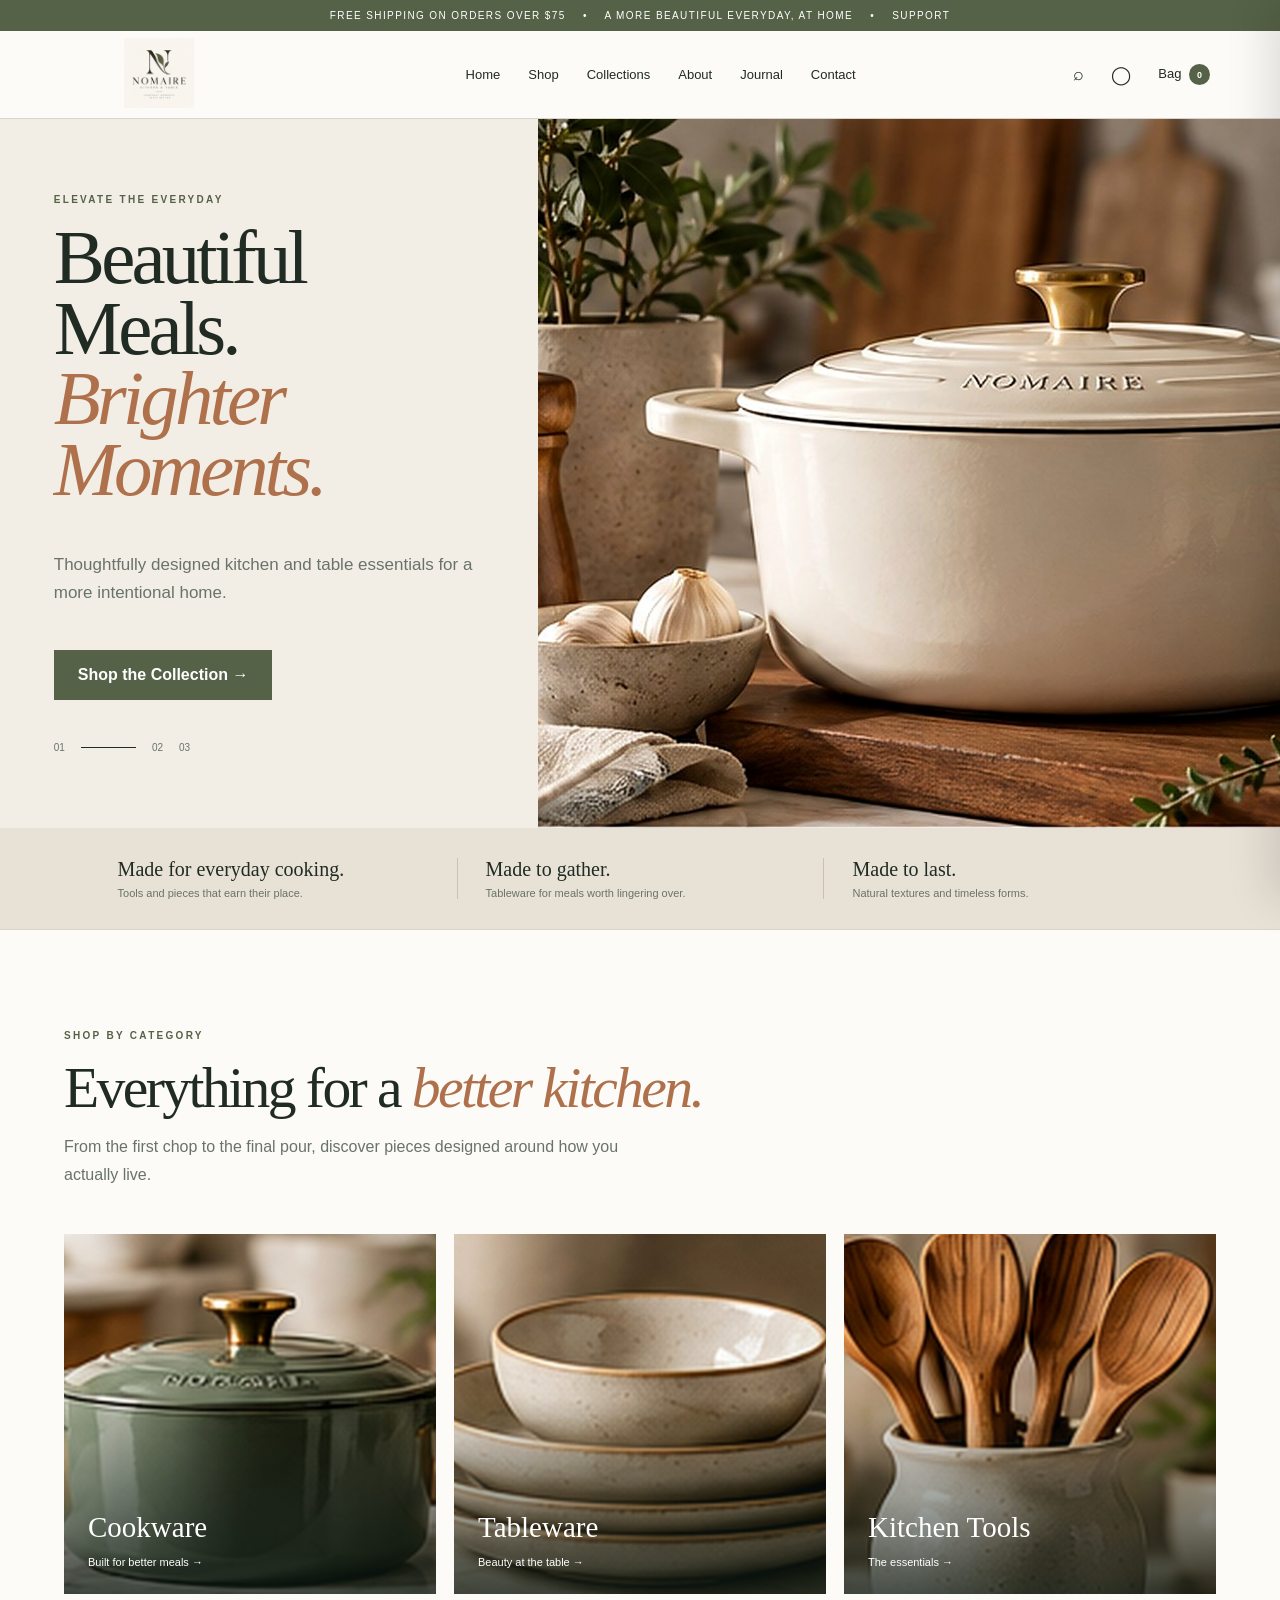
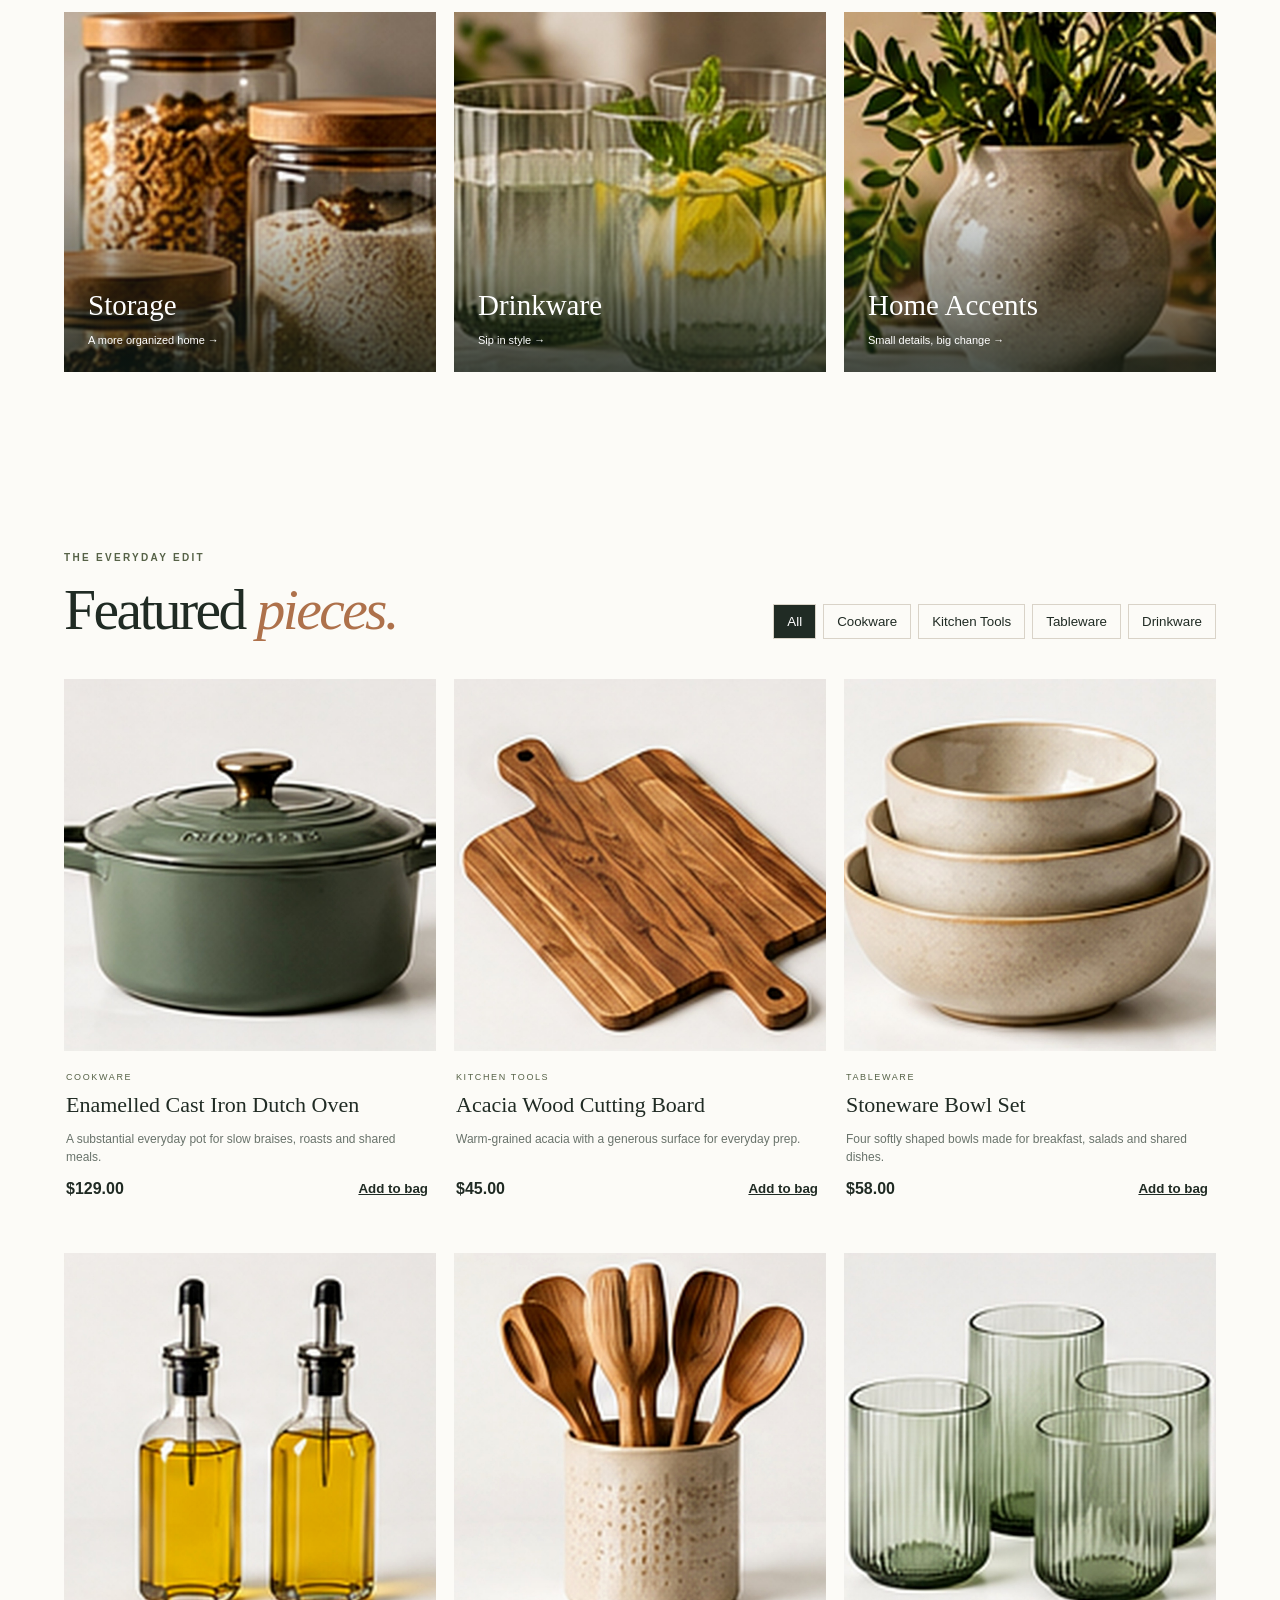
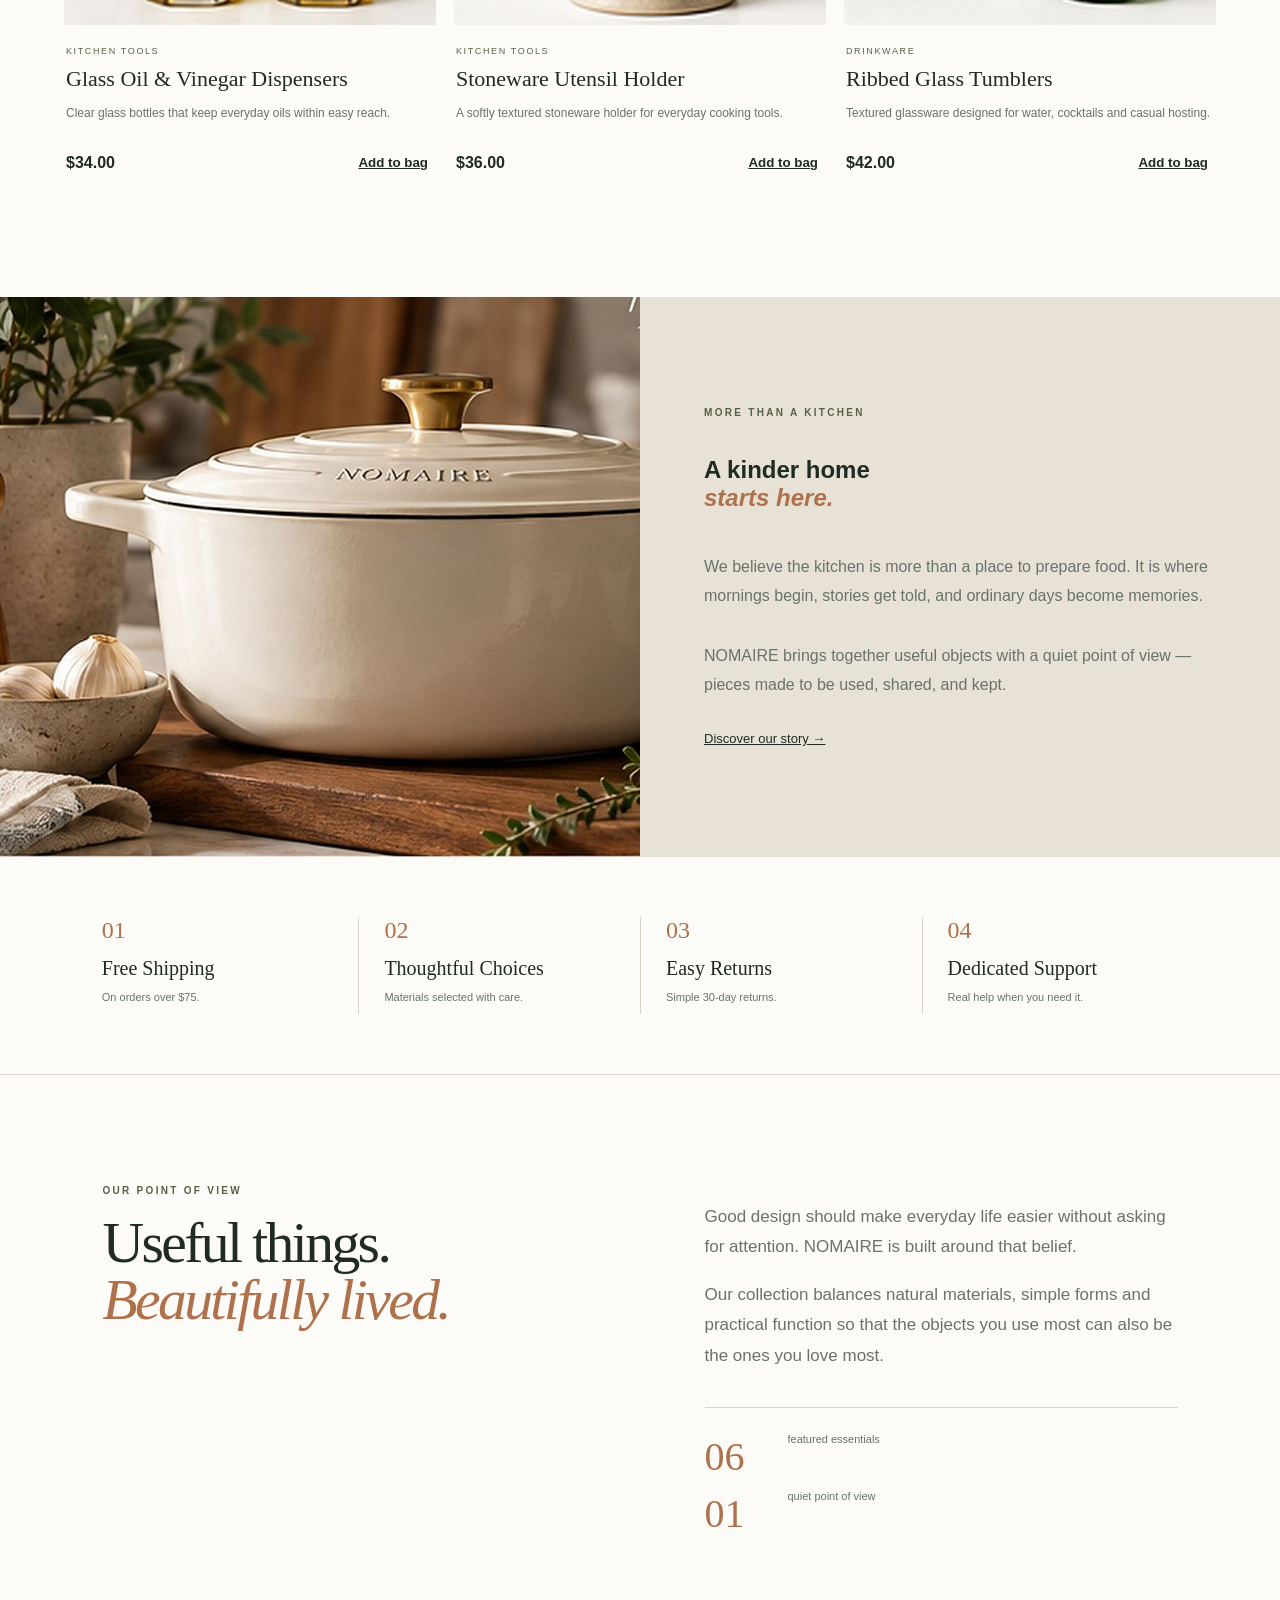
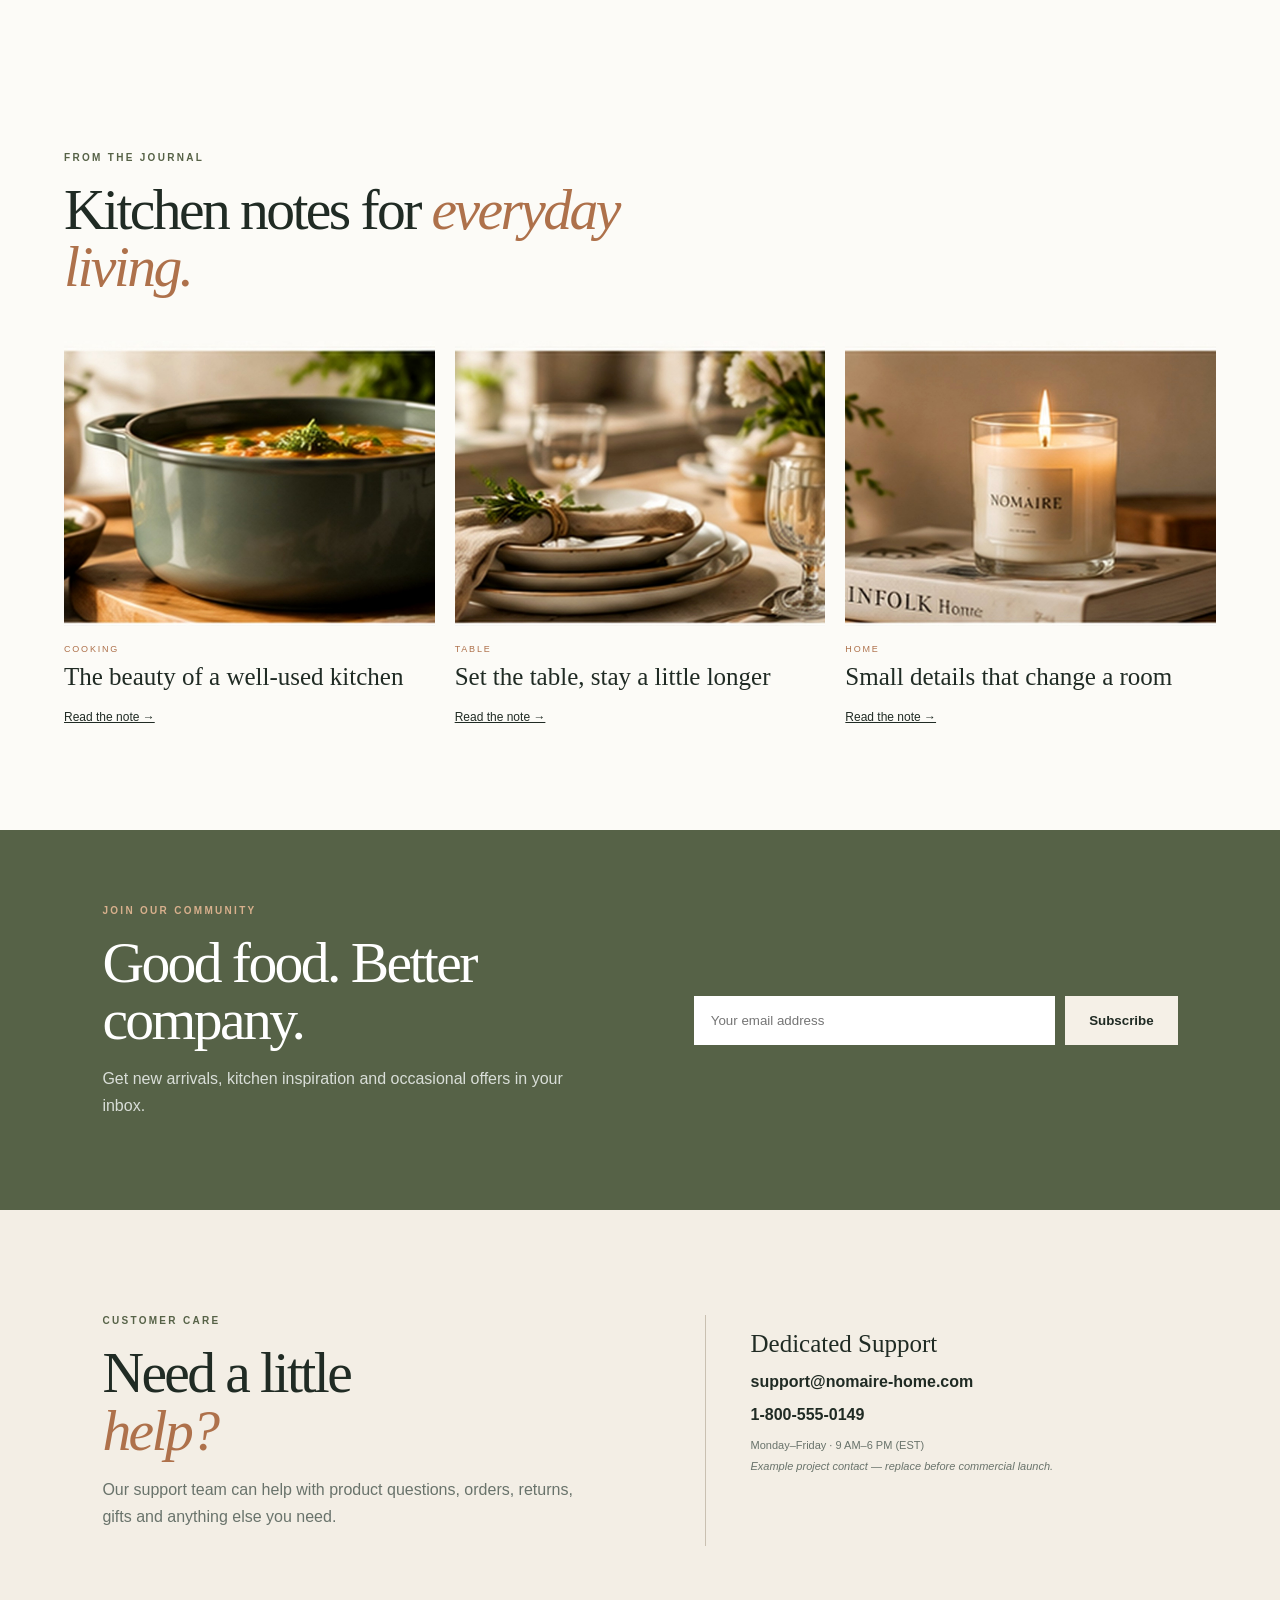
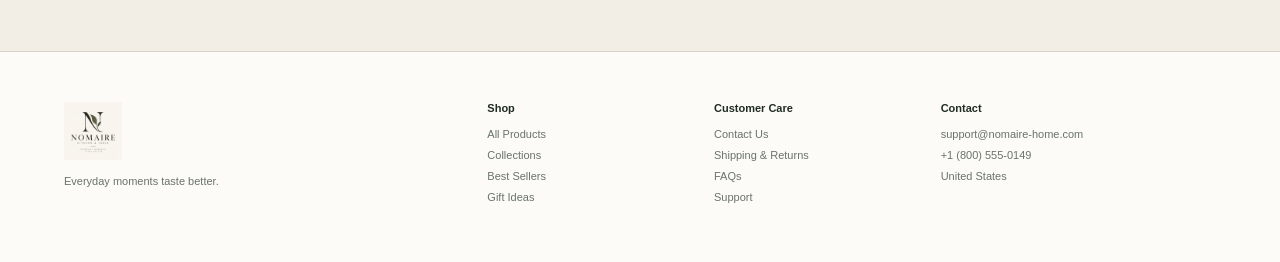
<file: index.html>
<!doctype html>
<html lang="en">
<head>
<meta charset="utf-8"><meta name="viewport" content="width=device-width,initial-scale=1">
<meta name="description" content="NOMAIRE Kitchen & Table — elevated kitchen and table essentials for beautiful everyday living.">
<title>NOMAIRE — Kitchen & Table</title>
<link rel="icon" href="assets/brand/logo.jpg"><link rel="stylesheet" href="styles.css">
</head>
<body>
<div class="topbar">FREE SHIPPING ON ORDERS OVER $75 <span>•</span> A MORE BEAUTIFUL EVERYDAY, AT HOME <span>•</span> <a href="#support">SUPPORT</a></div>
<header class="header">
<a href="#home" class="brand"><img src="assets/brand/logo.jpg" alt="NOMAIRE Kitchen & Table"></a>
<nav><a href="#home">Home</a><a href="#shop">Shop</a><a href="#collections">Collections</a><a href="#about">About</a><a href="#journal">Journal</a><a href="#support">Contact</a></nav>
<div class="header-actions"><button aria-label="Search">⌕</button><button aria-label="Account">◯</button><button id="bagOpen" class="cart">Bag <b id="bagCount">0</b></button></div>
</header>

<main id="home">
<section class="hero">
<div class="hero-copy"><p class="eyebrow">ELEVATE THE EVERYDAY</p><h1>Beautiful Meals.<br><em>Brighter Moments.</em></h1><p>Thoughtfully designed kitchen and table essentials for a more intentional home.</p><a class="button" href="#shop">Shop the Collection →</a><div class="hero-points"><span>01</span><i></i><span>02</span><span>03</span></div></div>
<div class="hero-image"><img src="assets/brand/hero.jpg" alt="NOMAIRE kitchen collection styled on a bright countertop"></div>
</section>

<section class="intro-strip"><div><strong>Made for everyday cooking.</strong><span>Tools and pieces that earn their place.</span></div><div><strong>Made to gather.</strong><span>Tableware for meals worth lingering over.</span></div><div><strong>Made to last.</strong><span>Natural textures and timeless forms.</span></div></section>

<section class="section" id="collections"><div class="section-title"><p class="eyebrow">SHOP BY CATEGORY</p><h2>Everything for a <em>better kitchen.</em></h2><p>From the first chop to the final pour, discover pieces designed around how you actually live.</p></div>
<div class="category-grid">
<a class="category" href="#shop"><img src="assets/collections/cookware.jpg" alt="Cookware"><div><h3>Cookware</h3><span>Built for better meals →</span></div></a>
<a class="category" href="#shop"><img src="assets/collections/tableware.jpg" alt="Tableware"><div><h3>Tableware</h3><span>Beauty at the table →</span></div></a>
<a class="category" href="#shop"><img src="assets/collections/kitchen-tools.jpg" alt="Kitchen Tools"><div><h3>Kitchen Tools</h3><span>The essentials →</span></div></a>
<a class="category" href="#shop"><img src="assets/collections/storage.jpg" alt="Storage"><div><h3>Storage</h3><span>A more organized home →</span></div></a>
<a class="category" href="#shop"><img src="assets/collections/drinkware.jpg" alt="Drinkware"><div><h3>Drinkware</h3><span>Sip in style →</span></div></a>
<a class="category" href="#shop"><img src="assets/collections/home-accents.jpg" alt="Home Accents"><div><h3>Home Accents</h3><span>Small details, big change →</span></div></a>
</div></section>

<section class="featured" id="shop"><div class="section-head"><div><p class="eyebrow">THE EVERYDAY EDIT</p><h2>Featured <em>pieces.</em></h2></div><div id="filters" class="filters"></div></div><div id="products" class="products"></div></section>

<section class="story-band"><div class="story-image"><img src="assets/brand/story.jpg" alt="Warm NOMAIRE kitchen interior with cookware"></div><div class="story-copy"><p class="eyebrow">MORE THAN A KITCHEN</p><h2>A kinder home<br><em>starts here.</em></h2><p>We believe the kitchen is more than a place to prepare food. It is where mornings begin, stories get told, and ordinary days become memories.</p><p>NOMAIRE brings together useful objects with a quiet point of view — pieces made to be used, shared, and kept.</p><a class="under" href="#about">Discover our story →</a></div></section>

<section class="benefits"><div><b>01</b><h3>Free Shipping</h3><p>On orders over $75.</p></div><div><b>02</b><h3>Thoughtful Choices</h3><p>Materials selected with care.</p></div><div><b>03</b><h3>Easy Returns</h3><p>Simple 30-day returns.</p></div><div><b>04</b><h3>Dedicated Support</h3><p>Real help when you need it.</p></div></section>

<section class="about" id="about"><div><p class="eyebrow">OUR POINT OF VIEW</p><h2>Useful things.<br><em>Beautifully lived.</em></h2></div><div><p>Good design should make everyday life easier without asking for attention. NOMAIRE is built around that belief.</p><p>Our collection balances natural materials, simple forms and practical function so that the objects you use most can also be the ones you love most.</p><div class="stats"><strong>06</strong><span>featured essentials</span><strong>01</strong><span>quiet point of view</span></div></div></section>

<section class="journal" id="journal"><div class="section-title"><p class="eyebrow">FROM THE JOURNAL</p><h2>Kitchen notes for <em>everyday living.</em></h2></div><div class="journal-grid"><article><div class="j j1"><img src="assets/products/journal-cooking.jpg" alt="A warm kitchen and a well-used pot"></div><p>COOKING</p><h3>The beauty of a well-used kitchen</h3><a href="#support">Read the note →</a></article><article><div class="j j2"><img src="assets/products/journal-table.jpg" alt="A beautifully set dining table"></div><p>TABLE</p><h3>Set the table, stay a little longer</h3><a href="#support">Read the note →</a></article><article><div class="j j3"><img src="assets/products/journal-home.jpg" alt="A calm home accent and candle"></div><p>HOME</p><h3>Small details that change a room</h3><a href="#support">Read the note →</a></article></div></section>

<section class="newsletter"><div><p class="eyebrow">JOIN OUR COMMUNITY</p><h2>Good food. Better company.</h2><p>Get new arrivals, kitchen inspiration and occasional offers in your inbox.</p></div><form onsubmit="event.preventDefault();alert('Thank you for joining NOMAIRE.');"><input type="email" placeholder="Your email address" required><button class="button">Subscribe</button></form></section>

<section class="support" id="support"><div><p class="eyebrow">CUSTOMER CARE</p><h2>Need a little<br><em>help?</em></h2><p>Our support team can help with product questions, orders, returns, gifts and anything else you need.</p></div><div class="support-card"><strong>Dedicated Support</strong><a href="mailto:support@nomaire-home.com">support@nomaire-home.com</a><a href="tel:+18005550149">1-800-555-0149</a><span>Monday–Friday · 9 AM–6 PM (EST)</span><small>Example project contact — replace before commercial launch.</small></div></section>
</main>

<footer><div><img src="assets/brand/logo.jpg" alt="NOMAIRE"><p>Everyday moments taste better.</p></div><div><strong>Shop</strong><a href="#shop">All Products</a><a href="#collections">Collections</a><a href="#shop">Best Sellers</a><a href="#shop">Gift Ideas</a></div><div><strong>Customer Care</strong><a href="#support">Contact Us</a><a href="#support">Shipping & Returns</a><a href="#support">FAQs</a><a href="#support">Support</a></div><div><strong>Contact</strong><a href="mailto:support@nomaire-home.com">support@nomaire-home.com</a><a href="tel:+18005550149">+1 (800) 555-0149</a><span>United States</span></div></footer>

<aside class="bag" id="bag"><div class="bag-head"><h2>Your bag</h2><button id="bagClose">×</button></div><div id="bagItems"></div><div class="bag-total"><span>Total</span><b id="bagTotal">$0.00</b></div><button class="button full" id="checkout">Checkout demo</button></aside><div class="shade" id="shade"></div>
<script src="products.json"></script><script src="app.js"></script>
</body></html>
</file>
<file: styles.css>
:root{--ink:#202b24;--olive:#566247;--cream:#f3eee5;--paper:#fcfbf7;--rust:#ae714b;--line:#d9d3c8;--muted:#69736b}*{box-sizing:border-box}html{scroll-behavior:smooth}body{margin:0;background:var(--paper);color:var(--ink);font-family:Arial,Helvetica,sans-serif}.topbar{background:var(--olive);color:#fff;text-align:center;padding:10px;font-size:10px;letter-spacing:.14em}.topbar span{margin:0 13px}.topbar a{color:#fff;text-decoration:none}.header{height:88px;padding:0 5%;display:flex;align-items:center;justify-content:space-between;border-bottom:1px solid var(--line);background:rgba(252,251,247,.97);position:sticky;top:0;z-index:20;backdrop-filter:blur(10px)}.brand img{width:190px;height:70px;object-fit:contain}.header nav{display:flex;gap:28px}.header nav a{color:var(--ink);text-decoration:none;font-size:13px}.header-actions{display:flex;gap:15px;align-items:center}.header-actions button{border:0;background:none;color:var(--ink);cursor:pointer;font-size:18px}.header-actions .cart{font-size:13px}.cart b{display:inline-grid;place-items:center;background:var(--olive);color:white;width:21px;height:21px;border-radius:50%;font-size:9px;margin-left:4px}.hero{min-height:650px;display:grid;grid-template-columns:42% 58%;background:var(--cream)}.hero-copy{padding:75px 10%;display:flex;flex-direction:column;justify-content:center}.eyebrow{font-size:10px;letter-spacing:.23em;color:var(--olive);font-weight:bold;margin:0 0 18px}.hero h1{font:clamp(55px,6vw,87px)/.92 Georgia,serif;letter-spacing:-.05em;margin:0 0 28px}.hero h1 em,h2 em{color:var(--rust);font-style:italic}.hero-copy>p:not(.eyebrow){font-size:17px;line-height:1.7;color:var(--muted);max-width:520px}.button{display:inline-block;background:var(--olive);color:#fff;text-decoration:none;border:0;padding:16px 24px;font-weight:bold;cursor:pointer;width:max-content;margin-top:25px}.hero-points{display:flex;gap:16px;align-items:center;margin-top:42px;font-size:10px;color:var(--muted)}.hero-points i{display:block;width:55px;height:1px;background:var(--ink)}.hero-image{overflow:hidden;min-height:650px}.hero-image img{width:100%;height:100%;object-fit:cover;display:block}.intro-strip{display:grid;grid-template-columns:repeat(3,1fr);background:#e8e1d6;padding:30px 7%;border-bottom:1px solid var(--line)}.intro-strip div{padding:0 28px;border-left:1px solid #c9c1b4}.intro-strip div:first-child{border-left:0}.intro-strip strong{display:block;font:20px Georgia,serif}.intro-strip span{display:block;font-size:11px;color:var(--muted);margin-top:6px}.section{padding:100px 5% 110px}.section-title{max-width:650px;margin-bottom:45px}.section-title h2,.featured h2,.about h2,.journal h2,.newsletter h2,.support h2{font:clamp(40px,4.5vw,64px)/1 Georgia,serif;letter-spacing:-.045em;margin:0}.section-title>p:last-child{font-size:16px;line-height:1.75;color:var(--muted);max-width:590px}.category-grid{display:grid;grid-template-columns:repeat(3,1fr);gap:18px}.category{position:relative;height:360px;overflow:hidden;color:white;text-decoration:none;background:#ddd}.category img{width:100%;height:100%;object-fit:cover;display:block;transition:transform .5s}.category:hover img{transform:scale(1.04)}.category:after{content:"";position:absolute;inset:0;background:linear-gradient(0deg,rgba(15,27,21,.75),transparent 55%)}.category div{position:absolute;z-index:2;left:24px;bottom:24px}.category h3{font:29px Georgia,serif;margin:0 0 8px}.category span{font-size:11px}.featured{padding:70px 5% 110px}.section-head{display:flex;justify-content:space-between;align-items:end;margin-bottom:40px}.filters{display:flex;gap:7px;flex-wrap:wrap;justify-content:flex-end}.filter{background:transparent;border:1px solid var(--line);padding:9px 13px;cursor:pointer;color:var(--ink)}.filter.active{background:var(--ink);color:white}.products{display:grid;grid-template-columns:repeat(3,1fr);gap:40px 18px}.product-img{aspect-ratio:1;background:var(--cream);overflow:hidden}.product-img img{width:100%;height:100%;object-fit:cover;display:block}.product-info{padding:15px 2px}.product-info .cat{font-size:9px;letter-spacing:.18em;text-transform:uppercase;color:var(--olive)}.product-info h3{font:22px Georgia,serif;margin:8px 0}.product-info p{font-size:12px;line-height:1.55;color:var(--muted);min-height:38px}.price-row{display:flex;justify-content:space-between;align-items:center}.add{background:none;border:0;text-decoration:underline;cursor:pointer;color:var(--ink);font-weight:bold}.story-band{display:grid;grid-template-columns:1fr 1fr;background:#e8e1d6}.story-image{min-height:560px;overflow:hidden}.story-image img{width:100%;height:100%;object-fit:cover}.story-copy{padding:80px 10%;display:flex;flex-direction:column;justify-content:center}.story-copy h2{margin-bottom:25px}.story-copy p:not(.eyebrow){color:var(--muted);line-height:1.8;max-width:540px}.under{color:var(--ink);font-size:13px;margin-top:15px}.benefits{display:grid;grid-template-columns:repeat(4,1fr);padding:60px 6%;border-bottom:1px solid var(--line)}.benefits div{padding:0 25px;border-left:1px solid var(--line)}.benefits div:first-child{border-left:0}.benefits b{color:var(--rust);font:24px Georgia,serif}.benefits h3{font:20px Georgia,serif;margin:13px 0 6px}.benefits p{font-size:11px;color:var(--muted)}.about{padding:110px 8%;display:grid;grid-template-columns:1fr 1fr;gap:12%;background:var(--paper)}.about>div:last-child>p{font-size:17px;line-height:1.8;color:var(--muted)}.stats{display:grid;grid-template-columns:65px 1fr;gap:10px 18px;margin-top:35px;border-top:1px solid var(--line);padding-top:25px}.stats strong{font:40px Georgia,serif;color:var(--rust)}.stats span{font-size:11px;color:var(--muted)}.journal{padding:105px 5%}.journal-grid{display:grid;grid-template-columns:repeat(3,1fr);gap:20px}.j{aspect-ratio:1.3;margin-bottom:18px;overflow:hidden;background:var(--cream)}.j img{width:100%;height:100%;display:block;object-fit:cover}.journal article>p{font-size:9px;letter-spacing:.2em;color:var(--rust)}.journal h3{font:25px Georgia,serif;margin:8px 0 16px}.journal a{color:var(--ink);font-size:12px}.newsletter{background:var(--olive);color:#fff;padding:75px 8%;display:grid;grid-template-columns:1fr 1fr;gap:10%;align-items:center}.newsletter .eyebrow{color:#d8b08d}.newsletter h2{margin-bottom:15px}.newsletter p:not(.eyebrow){color:#d9ded8;line-height:1.7}.newsletter form{display:flex;gap:10px}.newsletter input{flex:1;padding:16px;border:1px solid rgba(255,255,255,.4);background:#fff;color:var(--ink);min-width:0}.newsletter .button{margin:0;background:#f5f0e7;color:var(--ink)}.support{padding:105px 8%;display:grid;grid-template-columns:1fr 1fr;gap:12%;background:var(--cream)}.support>div:first-child>p:last-child{color:var(--muted);line-height:1.7;max-width:520px}.support-card{border-left:1px solid #c9c0b1;padding:15px 0 15px 45px}.support-card strong{font:25px Georgia,serif}.support-card a{display:block;color:var(--ink);text-decoration:none;font-weight:bold;margin:15px 0}.support-card span,.support-card small{display:block;color:var(--muted);font-size:11px;margin-top:9px}.support-card small{font-style:italic}footer{padding:50px 5%;display:grid;grid-template-columns:2fr 1fr 1fr 1.4fr;gap:30px;border-top:1px solid var(--line);font-size:11px;color:var(--muted)}footer img{width:160px;height:58px;object-fit:contain;object-position:left center}footer p{max-width:220px;line-height:1.6}footer strong{color:var(--ink);display:block;margin-bottom:14px}footer a,footer span{display:block;color:var(--muted);text-decoration:none;margin-bottom:9px}.bag{position:fixed;z-index:40;right:-430px;top:0;width:min(430px,100%);height:100vh;background:var(--paper);padding:28px;transition:.3s;box-shadow:-12px 0 40px rgba(0,0,0,.12);overflow:auto}.bag.open{right:0}.shade{position:fixed;z-index:30;inset:0;background:rgba(0,0,0,.25);display:none}.shade.show{display:block}.bag-head{display:flex;justify-content:space-between;border-bottom:1px solid var(--line);padding-bottom:18px}.bag-head h2{font:32px Georgia,serif;margin:0}.bag-head button{border:0;background:none;font-size:28px;cursor:pointer}.bag-item{display:grid;grid-template-columns:70px 1fr auto;gap:12px;padding:16px 0;border-bottom:1px solid var(--line);align-items:center}.bag-item img{width:70px;height:70px;object-fit:cover}.bag-item strong{font:15px Georgia,serif}.bag-item small{display:block;color:var(--muted);margin-top:5px}.bag-item button{border:0;background:none;color:var(--rust);cursor:pointer}.bag-total{display:flex;justify-content:space-between;padding:25px 0;font-size:18px}.full{width:100%}@media(max-width:950px){.header nav{gap:14px}.hero{grid-template-columns:1fr}.hero-image{order:-1;min-height:450px}.hero-copy{padding:55px 8%}.intro-strip{grid-template-columns:1fr;gap:20px}.intro-strip div{border-left:0;border-top:1px solid #c9c1b4;padding:18px 0}.intro-strip div:first-child{border-top:0}.category-grid{grid-template-columns:1fr 1fr}.products{grid-template-columns:repeat(2,1fr)}.story-band,.about,.support,.newsletter{grid-template-columns:1fr}.story-copy{padding:70px 8%}.benefits{grid-template-columns:1fr 1fr;gap:25px}.benefits div:nth-child(3){border-left:0}.journal-grid{grid-template-columns:1fr 1fr}footer{grid-template-columns:1fr 1fr}}@media(max-width:620px){.topbar{font-size:8px}.header{height:70px}.header nav{display:none}.brand img{width:140px}.hero-image{min-height:330px}.hero h1{font-size:52px}.hero-copy{padding:45px 7%}.section,.featured,.journal{padding-left:7%;padding-right:7%}.category-grid,.products,.journal-grid{grid-template-columns:1fr}.category{height:300px}.section-head{display:block}.filters{justify-content:flex-start;margin-top:25px}.benefits{grid-template-columns:1fr;padding:50px 7%}.benefits div,.benefits div:nth-child(3){border-left:0;border-top:1px solid var(--line);padding:22px 0}.benefits div:first-child{border-top:0}.newsletter,.about,.support{padding-left:7%;padding-right:7%}.newsletter form{flex-direction:column}.newsletter .button{width:100%}footer{grid-template-columns:1fr;padding:40px 7%}}
</file>
